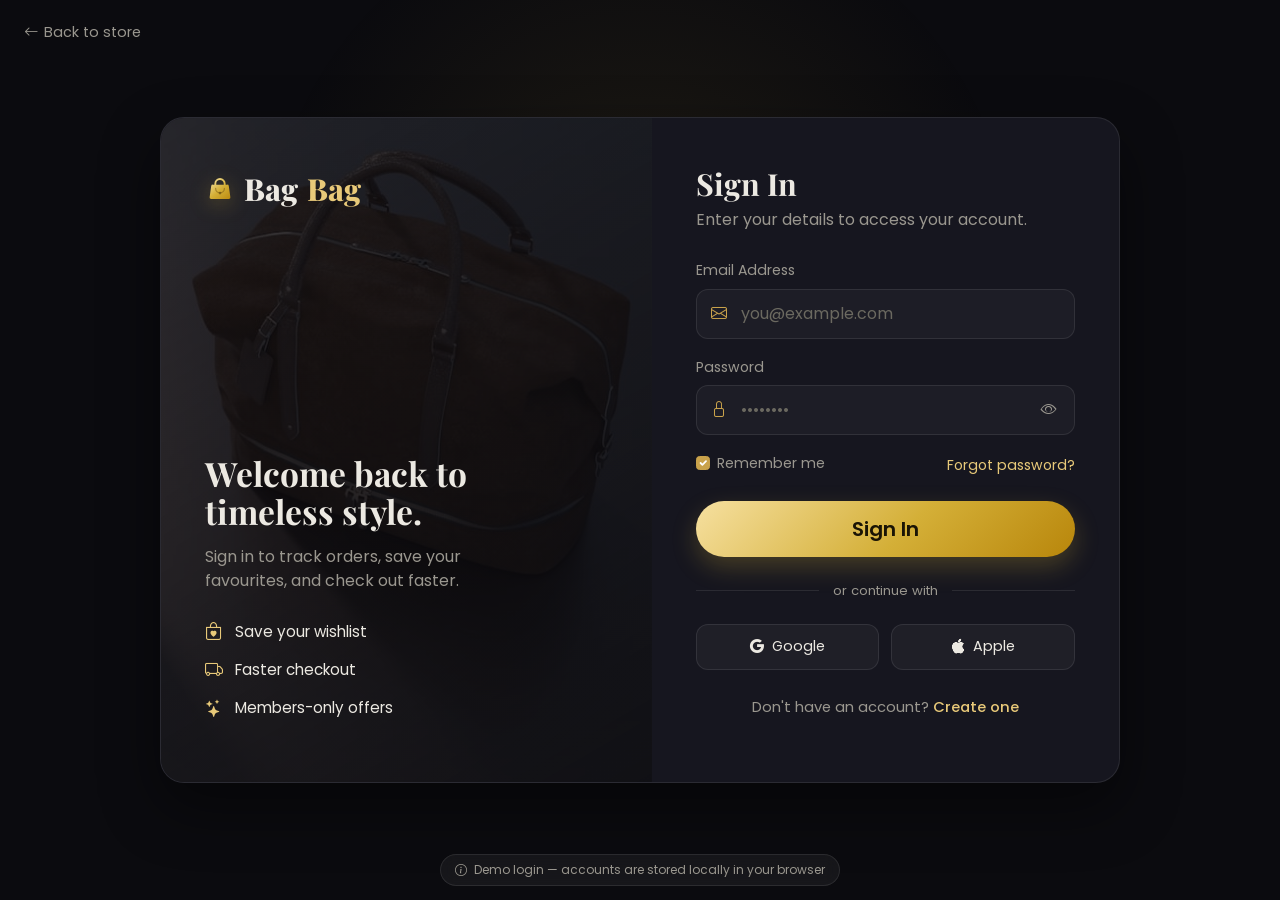
<file: login.html>
<!DOCTYPE html>
<html lang="en">
<head>
    <meta charset="UTF-8">
    <meta name="viewport" content="width=device-width, initial-scale=1.0">
    <title>Sign In — BagBag</title>
    <link rel="icon" type="image/svg+xml" href="logo.svg" />
    <link rel="stylesheet" href="https://cdn.jsdelivr.net/npm/bootstrap@5.3.3/dist/css/bootstrap.min.css">
    <link rel="stylesheet" href="https://cdn.jsdelivr.net/npm/bootstrap-icons@1.11.3/font/bootstrap-icons.min.css">
    <link rel="preconnect" href="https://fonts.googleapis.com">
    <link rel="preconnect" href="https://fonts.gstatic.com" crossorigin>
    <link href="https://fonts.googleapis.com/css2?family=Playfair+Display:wght@600;700;800&family=Poppins:wght@300;400;500;600&display=swap" rel="stylesheet">
    <link rel="stylesheet" href="style.css">
    <link rel="stylesheet" href="auth.css">
</head>
<body class="auth-body">

    <a href="index.html" class="back-home"><i class="bi bi-arrow-left"></i> Back to store</a>

    <div class="auth-card">
        <!-- Visual panel -->
        <div class="auth-visual">
            <a href="index.html" class="auth-brand"><img src="logo.svg" alt="" class="brand-mark">Bag<span>Bag</span></a>
            <div class="auth-visual-copy">
                <h2>Welcome back to<br>timeless style.</h2>
                <p>Sign in to track orders, save your favourites, and check out faster.</p>
                <ul class="auth-perks">
                    <li><i class="bi bi-bag-heart"></i> Save your wishlist</li>
                    <li><i class="bi bi-truck"></i> Faster checkout</li>
                    <li><i class="bi bi-stars"></i> Members-only offers</li>
                </ul>
            </div>
        </div>

        <!-- Form panel -->
        <div class="auth-form-panel">
            <h1>Sign In</h1>
            <p class="subtitle">Enter your details to access your account.</p>

            <div id="auth-error" class="auth-error d-none"></div>

            <form id="loginForm" novalidate>
                <div class="auth-field">
                    <label for="email">Email Address</label>
                    <div class="input-wrap">
                        <i class="bi bi-envelope leading"></i>
                        <input type="email" class="form-control" id="email" placeholder="you@example.com" required>
                    </div>
                </div>

                <div class="auth-field">
                    <label for="password">Password</label>
                    <div class="input-wrap">
                        <i class="bi bi-lock leading"></i>
                        <input type="password" class="form-control" id="password" placeholder="••••••••" required>
                        <button type="button" class="toggle-pass" data-target="password" aria-label="Show password"><i class="bi bi-eye"></i></button>
                    </div>
                </div>

                <div class="auth-row">
                    <div class="form-check">
                        <input class="form-check-input" type="checkbox" id="remember" checked>
                        <label class="form-check-label" for="remember">Remember me</label>
                    </div>
                    <a href="#">Forgot password?</a>
                </div>

                <button type="submit" class="btn btn-gold btn-lg w-100">Sign In</button>
            </form>

            <div class="auth-divider">or continue with</div>
            <div class="social-auth">
                <button type="button"><i class="bi bi-google"></i> Google</button>
                <button type="button"><i class="bi bi-apple"></i> Apple</button>
            </div>

            <p class="auth-switch">Don't have an account? <a href="signup.html">Create one</a></p>
        </div>
    </div>

    <span class="auth-demo-tag"><i class="bi bi-info-circle me-1"></i> Demo login — accounts are stored locally in your browser</span>

    <script src="auth.js"></script>
</body>
</html>
</file>
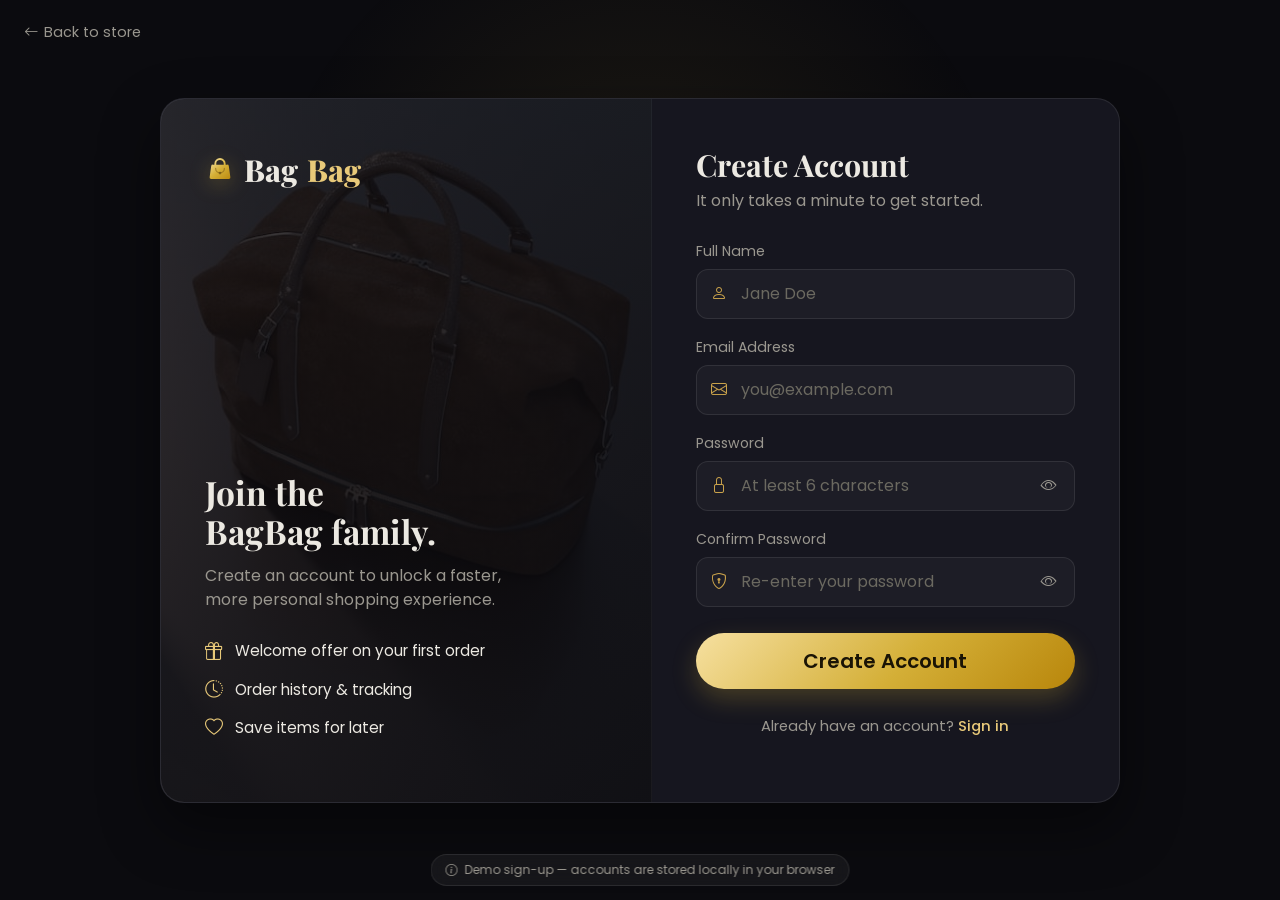
<file: signup.html>
<!DOCTYPE html>
<html lang="en">
<head>
    <meta charset="UTF-8">
    <meta name="viewport" content="width=device-width, initial-scale=1.0">
    <title>Create Account — BagBag</title>
    <link rel="icon" type="image/svg+xml" href="logo.svg" />
    <link rel="stylesheet" href="https://cdn.jsdelivr.net/npm/bootstrap@5.3.3/dist/css/bootstrap.min.css">
    <link rel="stylesheet" href="https://cdn.jsdelivr.net/npm/bootstrap-icons@1.11.3/font/bootstrap-icons.min.css">
    <link rel="preconnect" href="https://fonts.googleapis.com">
    <link rel="preconnect" href="https://fonts.gstatic.com" crossorigin>
    <link href="https://fonts.googleapis.com/css2?family=Playfair+Display:wght@600;700;800&family=Poppins:wght@300;400;500;600&display=swap" rel="stylesheet">
    <link rel="stylesheet" href="style.css">
    <link rel="stylesheet" href="auth.css">
</head>
<body class="auth-body">

    <a href="index.html" class="back-home"><i class="bi bi-arrow-left"></i> Back to store</a>

    <div class="auth-card">
        <!-- Visual panel -->
        <div class="auth-visual">
            <a href="index.html" class="auth-brand"><img src="logo.svg" alt="" class="brand-mark">Bag<span>Bag</span></a>
            <div class="auth-visual-copy">
                <h2>Join the<br>BagBag family.</h2>
                <p>Create an account to unlock a faster, more personal shopping experience.</p>
                <ul class="auth-perks">
                    <li><i class="bi bi-gift"></i> Welcome offer on your first order</li>
                    <li><i class="bi bi-clock-history"></i> Order history & tracking</li>
                    <li><i class="bi bi-heart"></i> Save items for later</li>
                </ul>
            </div>
        </div>

        <!-- Form panel -->
        <div class="auth-form-panel">
            <h1>Create Account</h1>
            <p class="subtitle">It only takes a minute to get started.</p>

            <div id="auth-error" class="auth-error d-none"></div>

            <form id="signupForm" novalidate>
                <div class="auth-field">
                    <label for="name">Full Name</label>
                    <div class="input-wrap">
                        <i class="bi bi-person leading"></i>
                        <input type="text" class="form-control" id="name" placeholder="Jane Doe" required>
                    </div>
                </div>

                <div class="auth-field">
                    <label for="email">Email Address</label>
                    <div class="input-wrap">
                        <i class="bi bi-envelope leading"></i>
                        <input type="email" class="form-control" id="email" placeholder="you@example.com" required>
                    </div>
                </div>

                <div class="auth-field">
                    <label for="password">Password</label>
                    <div class="input-wrap">
                        <i class="bi bi-lock leading"></i>
                        <input type="password" class="form-control" id="password" placeholder="At least 6 characters" required>
                        <button type="button" class="toggle-pass" data-target="password" aria-label="Show password"><i class="bi bi-eye"></i></button>
                    </div>
                </div>

                <div class="auth-field">
                    <label for="confirm">Confirm Password</label>
                    <div class="input-wrap">
                        <i class="bi bi-shield-lock leading"></i>
                        <input type="password" class="form-control" id="confirm" placeholder="Re-enter your password" required>
                        <button type="button" class="toggle-pass" data-target="confirm" aria-label="Show password"><i class="bi bi-eye"></i></button>
                    </div>
                </div>

                <button type="submit" class="btn btn-gold btn-lg w-100 mt-2">Create Account</button>
            </form>

            <p class="auth-switch">Already have an account? <a href="login.html">Sign in</a></p>
        </div>
    </div>

    <span class="auth-demo-tag"><i class="bi bi-info-circle me-1"></i> Demo sign-up — accounts are stored locally in your browser</span>

    <script src="auth.js"></script>
</body>
</html>
</file>
<file: style.css>
/* ============================================
   BagBag — Luxury Redesign  (style.css)
   ============================================ */

:root {
    --bg:        #0b0b0f;
    --bg-alt:    #101018;
    --surface:   #16161f;
    --glass:     rgba(255, 255, 255, 0.04);
    --glass-brd: rgba(255, 255, 255, 0.09);
    --gold:      #e8c979;
    --gold-2:    #c9a24b;
    --gold-grad: linear-gradient(135deg, #f6e0a0 0%, #d4af37 55%, #b8860b 100%);
    --text:      #ece9e2;
    --muted:     #9a978f;
    --danger:    #e5735e;
    --radius:    16px;
    --shadow:    0 24px 60px rgba(0, 0, 0, 0.45);
}

* { box-sizing: border-box; }

html { scroll-behavior: smooth; }

body {
    font-family: 'Poppins', sans-serif;
    background: var(--bg);
    color: var(--text);
    overflow-x: hidden;
    -webkit-font-smoothing: antialiased;
}

h1, h2, h3, h4, .navbar-brand, .footer-brand, .modal-product-name {
    font-family: 'Playfair Display', serif;
}

.text-gold { color: var(--gold); }
.text-muted-gold { color: var(--muted); }

/* Ambient background glow */
body::before {
    content: '';
    position: fixed;
    top: -20%; left: 50%;
    width: 900px; height: 900px;
    transform: translateX(-50%);
    background: radial-gradient(circle, rgba(212, 175, 55, 0.10) 0%, transparent 60%);
    pointer-events: none;
    z-index: 0;
}

/* ============ BUTTONS ============ */
.btn { font-weight: 500; border-radius: 50px; padding: 10px 26px; transition: all .3s ease; }
.btn-lg { padding: 13px 34px; }

.btn-gold {
    background: var(--gold-grad);
    color: #1a1405;
    border: none;
    font-weight: 600;
    box-shadow: 0 10px 24px rgba(212, 175, 55, 0.25);
}
.btn-gold:hover {
    color: #1a1405;
    transform: translateY(-2px);
    box-shadow: 0 16px 34px rgba(212, 175, 55, 0.4);
}

.btn-outline-gold {
    background: transparent;
    color: var(--gold);
    border: 1.5px solid rgba(232, 201, 121, 0.5);
}
.btn-outline-gold:hover {
    background: var(--gold);
    color: #1a1405;
    border-color: var(--gold);
    transform: translateY(-2px);
}

/* ============ NAVBAR ============ */
.glass-nav {
    background: rgba(11, 11, 15, 0.55);
    backdrop-filter: blur(18px);
    -webkit-backdrop-filter: blur(18px);
    border-bottom: 1px solid transparent;
    padding: 18px 0;
    transition: all .35s ease;
    z-index: 1030;
}
.glass-nav.scrolled {
    padding: 12px 0;
    background: rgba(11, 11, 15, 0.9);
    border-bottom: 1px solid var(--glass-brd);
    box-shadow: 0 8px 30px rgba(0, 0, 0, 0.4);
}
.navbar-brand {
    font-size: 1.7rem;
    font-weight: 800;
    color: var(--text) !important;
    letter-spacing: -0.5px;
    display: inline-flex;
    align-items: center;
    gap: 9px;
}
.navbar-brand span { color: var(--gold); }

.brand-mark {
    height: 34px;
    width: 34px;
    filter: drop-shadow(0 4px 10px rgba(212, 175, 55, 0.3));
}
.footer-brand, .auth-brand { display: inline-flex; align-items: center; gap: 9px; }
.footer-brand .brand-mark, .auth-brand .brand-mark { height: 30px; width: 30px; }

.glass-nav .nav-link {
    color: var(--muted) !important;
    font-weight: 500;
    font-size: .95rem;
    margin: 0 4px;
    position: relative;
    transition: color .25s ease;
}
.glass-nav .nav-link::after {
    content: '';
    position: absolute;
    left: 0; bottom: -4px;
    width: 0; height: 2px;
    background: var(--gold-grad);
    transition: width .3s ease;
}
.glass-nav .nav-link:hover,
.glass-nav .nav-link.active { color: var(--text) !important; }
.glass-nav .nav-link:hover::after,
.glass-nav .nav-link.active::after { width: 100%; }

.navbar-toggler {
    border: none;
    color: var(--gold);
    font-size: 1.6rem;
    padding: 0;
    box-shadow: none !important;
}

.btn-cart {
    background: var(--glass);
    border: 1px solid var(--glass-brd);
    color: var(--text);
    border-radius: 50px;
    padding: 9px 20px;
    display: inline-flex;
    align-items: center;
    gap: 8px;
}
.btn-cart:hover { background: var(--gold); color: #1a1405; border-color: var(--gold); }
.cart-badge {
    background: var(--gold-grad);
    color: #1a1405;
    font-size: .7rem;
    font-weight: 700;
    min-width: 20px; height: 20px;
    border-radius: 50px;
    display: inline-flex;
    align-items: center;
    justify-content: center;
    padding: 0 6px;
}

.nav-actions { display: flex; align-items: center; gap: 10px; }
.account-menu .dropdown-menu {
    background: var(--surface);
    border: 1px solid var(--glass-brd);
    border-radius: 12px;
    box-shadow: var(--shadow);
    padding: 8px;
    min-width: 200px;
}
.account-menu .dropdown-header { color: var(--muted); font-size: .78rem; padding: 6px 12px; }
.account-menu .dropdown-header strong { color: var(--text); display: block; font-size: .95rem; }
.account-menu .dropdown-item { color: var(--text); border-radius: 8px; padding: 8px 12px; font-size: .9rem; }
.account-menu .dropdown-item:hover { background: var(--glass); color: var(--gold); }
.account-menu .dropdown-divider { border-color: var(--glass-brd); }
@media (max-width: 991.98px) {
    .nav-actions { flex-direction: column; align-items: stretch; gap: 8px; }
    .nav-actions #account-area .btn-cart { width: 100%; justify-content: center; }
}

/* ============ HERO ============ */
.hero-section { position: relative; z-index: 1; }
.hero-section .carousel-item {
    height: 100vh;
    min-height: 620px;
    background-size: cover;
    background-position: center;
    position: relative;
}
.hero-overlay {
    position: absolute; inset: 0;
    background: linear-gradient(90deg, rgba(11,11,15,0.92) 0%, rgba(11,11,15,0.6) 45%, rgba(11,11,15,0.25) 100%);
}
.hero-content {
    position: absolute;
    top: 50%; left: 50%;
    transform: translate(-50%, -50%);
    z-index: 2;
    max-width: 1140px;
    width: 100%;
}
.hero-content { max-width: 620px; margin-left: 0; padding-left: 12px; left: 50%; }
@media (min-width: 992px) { .hero-content { left: calc(50% - 260px); } }

.hero-eyebrow {
    display: inline-block;
    font-size: .8rem;
    letter-spacing: 3px;
    text-transform: uppercase;
    color: var(--gold);
    border: 1px solid rgba(232, 201, 121, 0.35);
    border-radius: 50px;
    padding: 6px 16px;
    margin-bottom: 22px;
}
.hero-content h1 {
    font-size: clamp(2.6rem, 6vw, 4.6rem);
    font-weight: 800;
    line-height: 1.05;
    margin-bottom: 18px;
}
.hero-content p {
    font-size: 1.15rem;
    color: var(--muted);
    max-width: 480px;
    margin-bottom: 30px;
}

.carousel-control-prev, .carousel-control-next { width: 6%; opacity: .6; z-index: 3; }
.carousel-control-prev:hover, .carousel-control-next:hover { opacity: 1; }
.carousel-indicators { z-index: 3; margin-bottom: 2.5rem; }
.carousel-indicators [data-bs-target] {
    width: 10px; height: 10px; border-radius: 50%;
    border: none; background: rgba(255,255,255,0.4);
}
.carousel-indicators .active { background: var(--gold); width: 28px; border-radius: 50px; }

/* ============ MARQUEE ============ */
.marquee {
    background: var(--gold-grad);
    color: #1a1405;
    overflow: hidden;
    padding: 12px 0;
    position: relative;
    z-index: 2;
}
.marquee-track {
    display: inline-flex;
    gap: 48px;
    white-space: nowrap;
    animation: scroll-marquee 28s linear infinite;
    font-weight: 600;
    font-size: .9rem;
    letter-spacing: .5px;
}
.marquee-track span { padding-left: 48px; }
@keyframes scroll-marquee { from { transform: translateX(0); } to { transform: translateX(-50%); } }

/* ============ SECTIONS ============ */
.section { padding: 100px 0; position: relative; z-index: 1; }
.section-alt { background: var(--bg-alt); }

.section-head { text-align: center; max-width: 640px; margin: 0 auto 54px; }
.section-label {
    display: inline-block;
    font-size: .8rem;
    letter-spacing: 3px;
    text-transform: uppercase;
    color: var(--gold);
    margin-bottom: 12px;
}
.section-head h2 { font-size: clamp(2rem, 4vw, 3rem); font-weight: 700; margin-bottom: 14px; }
.section-head p { color: var(--muted); font-size: 1.05rem; margin: 0; }

/* ============ FILTER BAR ============ */
.filter-bar {
    display: flex;
    flex-wrap: wrap;
    justify-content: center;
    gap: 10px;
    margin-bottom: 44px;
}
.filter-btn {
    background: var(--glass);
    border: 1px solid var(--glass-brd);
    color: var(--muted);
    border-radius: 50px;
    padding: 9px 24px;
    font-size: .9rem;
    font-weight: 500;
    transition: all .25s ease;
}
.filter-btn:hover { color: var(--text); border-color: rgba(232,201,121,0.4); }
.filter-btn.active {
    background: var(--gold-grad);
    color: #1a1405;
    border-color: transparent;
    font-weight: 600;
}

/* ============ PRODUCT CARDS ============ */
.product-card {
    background: var(--surface);
    border: 1px solid var(--glass-brd);
    border-radius: var(--radius);
    overflow: hidden;
    height: 100%;
    transition: transform .35s ease, box-shadow .35s ease, border-color .35s ease;
}
.product-card:hover {
    transform: translateY(-8px);
    border-color: rgba(232, 201, 121, 0.4);
    box-shadow: var(--shadow);
}
.product-media {
    position: relative;
    overflow: hidden;
    aspect-ratio: 1 / 1;
    background: #0d0d13;
}
.product-media img {
    width: 100%; height: 100%;
    object-fit: cover;
    transition: transform .6s ease;
}
.product-card:hover .product-media img { transform: scale(1.08); }
.product-media .quick-view {
    position: absolute;
    inset: 0;
    display: flex;
    align-items: center;
    justify-content: center;
    background: rgba(11, 11, 15, 0.5);
    opacity: 0;
    transition: opacity .3s ease;
}
.product-card:hover .quick-view { opacity: 1; }
.quick-view span {
    background: var(--text);
    color: #111;
    padding: 8px 18px;
    border-radius: 50px;
    font-size: .82rem;
    font-weight: 600;
    transform: translateY(8px);
    transition: transform .3s ease;
}
.product-card:hover .quick-view span { transform: translateY(0); }
.product-cat-badge {
    position: absolute;
    top: 12px; left: 12px;
    background: rgba(11,11,15,0.7);
    backdrop-filter: blur(6px);
    color: var(--gold);
    font-size: .68rem;
    letter-spacing: 1px;
    text-transform: uppercase;
    padding: 5px 12px;
    border-radius: 50px;
    border: 1px solid var(--glass-brd);
}
.product-body { padding: 20px; }
.product-brand { font-size: .72rem; letter-spacing: 1.5px; text-transform: uppercase; color: var(--gold-2); margin-bottom: 6px; }
.product-title { font-size: 1.05rem; font-weight: 600; color: var(--text); margin-bottom: 10px; font-family: 'Poppins', sans-serif; }
.product-foot { display: flex; align-items: center; justify-content: space-between; margin-top: 14px; }
.product-price { font-size: 1.3rem; font-weight: 600; color: var(--gold); }
.product-price .cents { font-size: .85rem; }
.add-btn {
    width: 42px; height: 42px;
    border-radius: 50%;
    border: none;
    background: var(--glass);
    border: 1px solid var(--glass-brd);
    color: var(--text);
    display: inline-flex;
    align-items: center;
    justify-content: center;
    transition: all .25s ease;
    flex-shrink: 0;
}
.add-btn:hover { background: var(--gold); color: #1a1405; transform: scale(1.08); }
.add-btn.added { background: #4caf7d; color: #fff; border-color: #4caf7d; }

/* ============ FEATURE / CONTACT CARDS ============ */
.feature-card, .contact-card {
    background: var(--glass);
    border: 1px solid var(--glass-brd);
    border-radius: var(--radius);
    padding: 38px 30px;
    height: 100%;
    text-align: center;
    transition: transform .3s ease, border-color .3s ease;
}
.contact-card { text-align: left; }
.feature-card:hover, .contact-card:hover { transform: translateY(-6px); border-color: rgba(232,201,121,0.35); }
.feature-icon {
    width: 62px; height: 62px;
    border-radius: 16px;
    background: rgba(232, 201, 121, 0.1);
    color: var(--gold);
    font-size: 1.6rem;
    display: inline-flex;
    align-items: center;
    justify-content: center;
    margin-bottom: 20px;
}
.feature-card h5, .contact-card h5 { font-weight: 600; margin-bottom: 12px; }
.feature-card p, .contact-card p { color: var(--muted); font-size: .95rem; margin-bottom: 0; }
.contact-card p + a { margin-top: 10px; }

/* ============ BRANDS ============ */
.brand-card {
    background: var(--glass);
    border: 1px solid var(--glass-brd);
    border-radius: var(--radius);
    aspect-ratio: 16 / 10;
    overflow: hidden;
    display: flex;
    align-items: center;
    justify-content: center;
    transition: all .3s ease;
}
.brand-card img { width: 100%; height: 100%; object-fit: cover; filter: grayscale(1) brightness(.85); transition: filter .4s ease, transform .4s ease; }
.brand-card:hover { border-color: rgba(232,201,121,0.4); }
.brand-card:hover img { filter: grayscale(0) brightness(1); transform: scale(1.05); }

/* ============ GALLERY ============ */
.gallery-grid {
    display: grid;
    grid-template-columns: repeat(4, 1fr);
    grid-auto-rows: 220px;
    gap: 14px;
}
.gallery-item {
    position: relative;
    border-radius: var(--radius);
    overflow: hidden;
    cursor: pointer;
}
.gallery-item:nth-child(1) { grid-column: span 2; grid-row: span 2; }
.gallery-item:nth-child(6) { grid-column: span 2; }
.gallery-item img { width: 100%; height: 100%; object-fit: cover; transition: transform .6s ease; }
.gallery-item:hover img { transform: scale(1.06); }
.gallery-item::after {
    content: '';
    position: absolute; inset: 0;
    background: linear-gradient(transparent 55%, rgba(11,11,15,0.7));
    opacity: 0; transition: opacity .3s ease;
}
.gallery-item:hover::after { opacity: 1; }
.gallery-tag {
    position: absolute;
    right: 14px; bottom: 14px;
    width: 40px; height: 40px;
    border-radius: 50%;
    background: var(--gold);
    color: #1a1405;
    display: flex; align-items: center; justify-content: center;
    opacity: 0; transform: translateY(10px);
    transition: all .3s ease; z-index: 2;
}
.gallery-item:hover .gallery-tag { opacity: 1; transform: translateY(0); }
@media (max-width: 767px) {
    .gallery-grid { grid-template-columns: repeat(2, 1fr); grid-auto-rows: 160px; }
    .gallery-item:nth-child(1), .gallery-item:nth-child(6) { grid-column: span 2; grid-row: span 1; }
}

/* ============ FORMS ============ */
.glass-form {
    background: var(--glass);
    border: 1px solid var(--glass-brd);
    border-radius: var(--radius);
    padding: 40px;
}
.form-label { color: var(--muted); font-size: .9rem; margin-bottom: 6px; }
.form-control, .form-select {
    background: rgba(255,255,255,0.03);
    border: 1px solid var(--glass-brd);
    color: var(--text);
    border-radius: 12px;
    padding: 12px 16px;
}
.form-control:focus, .form-select:focus {
    background: rgba(255,255,255,0.05);
    border-color: var(--gold);
    box-shadow: 0 0 0 3px rgba(232, 201, 121, 0.15);
    color: var(--text);
}
.form-control::placeholder { color: #6b6960; }
.form-select option { background: var(--surface); color: var(--text); }

.alert-success-custom {
    margin-top: 18px;
    background: rgba(76, 175, 125, 0.12);
    border: 1px solid rgba(76, 175, 125, 0.4);
    color: #8ee0b4;
    border-radius: 12px;
    padding: 14px 18px;
    text-align: center;
}

/* ============ MODAL ============ */
.modal-content {
    background: var(--surface);
    border: 1px solid var(--glass-brd);
    border-radius: 22px;
    color: var(--text);
}
.modal-title { font-family: 'Poppins', sans-serif; color: var(--muted); font-size: .9rem; letter-spacing: 1px; text-transform: uppercase; }
.modal-product-name { font-size: 2rem; font-weight: 700; margin-bottom: 6px; }
.modal-price { color: var(--gold); font-weight: 600; margin: 16px 0; }
.modal-spec { color: var(--muted); }
.btn-close { filter: invert(1) grayscale(1); opacity: .7; }

/* ============ CART DRAWER ============ */
.cart-drawer {
    background: var(--bg-alt);
    color: var(--text);
    border-left: 1px solid var(--glass-brd);
    width: 400px;
}
.cart-drawer .offcanvas-header { border-bottom: 1px solid var(--glass-brd); padding: 22px 24px; }
.cart-drawer .offcanvas-title { font-family: 'Poppins', sans-serif; font-weight: 600; }
.cart-drawer .offcanvas-body { padding: 20px 24px 24px; }

.cart-empty { text-align: center; margin: auto 0; color: var(--muted); }
.cart-empty i { font-size: 3rem; color: var(--gold-2); display: block; margin-bottom: 14px; }
.cart-empty p { margin-bottom: 18px; }

.cart-items-list { overflow-y: auto; }
.cart-item {
    display: flex;
    gap: 14px;
    padding: 14px 0;
    border-bottom: 1px solid var(--glass-brd);
}
.cart-item img { width: 66px; height: 66px; object-fit: cover; border-radius: 10px; flex-shrink: 0; }
.cart-item-info { flex-grow: 1; min-width: 0; }
.cart-item-info h6 { font-size: .92rem; margin-bottom: 3px; white-space: nowrap; overflow: hidden; text-overflow: ellipsis; }
.cart-item-info .price { color: var(--gold); font-weight: 600; font-size: .9rem; }
.cart-qty { display: inline-flex; align-items: center; gap: 10px; margin-top: 6px; }
.cart-qty button {
    width: 24px; height: 24px; border-radius: 6px;
    border: 1px solid var(--glass-brd);
    background: var(--glass); color: var(--text);
    display: inline-flex; align-items: center; justify-content: center;
    font-size: .8rem;
}
.cart-qty button:hover { background: var(--gold); color: #1a1405; border-color: var(--gold); }
.cart-remove { background: none; border: none; color: var(--muted); font-size: 1rem; align-self: flex-start; }
.cart-remove:hover { color: var(--danger); }

.cart-footer { border-top: 1px solid var(--glass-brd); padding-top: 18px; }
.cart-subtotal { display: flex; justify-content: space-between; font-size: 1.15rem; font-weight: 600; }
.cart-subtotal span:last-child { color: var(--gold); }

/* ============ FOOTER ============ */
.footer {
    background: #08080c;
    border-top: 1px solid var(--glass-brd);
    padding: 70px 0 30px;
    position: relative;
    z-index: 1;
}
.footer-brand { font-size: 1.7rem; font-weight: 800; color: var(--text); text-decoration: none; }
.footer-brand span { color: var(--gold); }
.footer p { color: var(--muted); font-size: .92rem; }
.footer h6 { font-family: 'Poppins', sans-serif; font-weight: 600; margin-bottom: 18px; letter-spacing: .5px; }
.footer ul { list-style: none; padding: 0; }
.footer ul li { margin-bottom: 10px; }
.footer ul li a { color: var(--muted); text-decoration: none; font-size: .92rem; transition: color .25s ease; }
.footer ul li a:hover { color: var(--gold); }
.footer-social { display: flex; gap: 12px; margin-top: 18px; }
.footer-social a {
    width: 40px; height: 40px; border-radius: 50%;
    background: var(--glass); border: 1px solid var(--glass-brd);
    color: var(--text); display: inline-flex; align-items: center; justify-content: center;
    transition: all .25s ease;
}
.footer-social a:hover { background: var(--gold); color: #1a1405; transform: translateY(-3px); }
.newsletter { display: flex; gap: 8px; margin-top: 12px; }
.newsletter .form-control { border-radius: 50px; }
.newsletter .btn { border-radius: 50px; padding: 10px 18px; }
.footer hr { border-color: var(--glass-brd); margin: 40px 0 20px; }
.footer-bottom { display: flex; flex-wrap: wrap; justify-content: space-between; gap: 8px; }
.footer-bottom p { margin: 0; font-size: .85rem; }

/* ============ BACK TO TOP ============ */
.back-to-top {
    position: fixed;
    right: 26px; bottom: 26px;
    width: 48px; height: 48px;
    border-radius: 50%;
    border: none;
    background: var(--gold-grad);
    color: #1a1405;
    font-size: 1.2rem;
    display: flex; align-items: center; justify-content: center;
    opacity: 0; visibility: hidden;
    transform: translateY(20px);
    transition: all .3s ease;
    z-index: 1040;
    box-shadow: 0 10px 24px rgba(212,175,55,0.35);
}
.back-to-top.show { opacity: 1; visibility: visible; transform: translateY(0); }

/* ============ SCROLL REVEAL ============ */
.reveal { opacity: 0; transform: translateY(34px); transition: opacity .7s ease, transform .7s ease; }
.reveal.visible { opacity: 1; transform: translateY(0); }

/* ============ RESPONSIVE ============ */
@media (max-width: 991.98px) {
    .glass-nav { background: rgba(11,11,15,0.95); }
    .navbar-collapse { margin-top: 16px; }
    .navbar-nav { margin-bottom: 14px; }
    .btn-cart { width: 100%; justify-content: center; }
    .hero-content { left: 50%; text-align: center; padding: 0 20px; }
    .hero-content p { margin-left: auto; margin-right: auto; }
    .section { padding: 70px 0; }
}
@media (max-width: 575.98px) {
    .hero-section .carousel-item { min-height: 560px; }
    .glass-form { padding: 26px 20px; }
    .cart-drawer { width: 100%; }
}
</file>
<file: auth.css>
/* ============================================
   BagBag — Auth Pages (login / signup)
   ============================================ */

.auth-body {
    min-height: 100vh;
    display: flex;
    align-items: center;
    justify-content: center;
    padding: 30px 16px;
    position: relative;
}

.auth-card {
    width: 100%;
    max-width: 960px;
    background: var(--surface);
    border: 1px solid var(--glass-brd);
    border-radius: 24px;
    overflow: hidden;
    box-shadow: var(--shadow);
    display: grid;
    grid-template-columns: 1.05fr 1fr;
    position: relative;
    z-index: 1;
}

/* ---- Left visual panel ---- */
.auth-visual {
    position: relative;
    padding: 48px 44px;
    background-image: linear-gradient(150deg, rgba(11,11,15,0.72), rgba(11,11,15,0.92)),
                      url('img/premium_photo-1679314407939-858a78e9e1ac.jpg');
    background-size: cover;
    background-position: center;
    display: flex;
    flex-direction: column;
    justify-content: space-between;
    min-height: 560px;
}
.auth-visual .auth-brand {
    font-family: 'Playfair Display', serif;
    font-size: 1.9rem;
    font-weight: 800;
    color: var(--text);
    text-decoration: none;
}
.auth-visual .auth-brand span { color: var(--gold); }
.auth-visual-copy h2 {
    font-size: 2.1rem;
    font-weight: 700;
    line-height: 1.15;
    margin-bottom: 14px;
}
.auth-visual-copy p { color: var(--muted); max-width: 340px; }
.auth-perks { list-style: none; padding: 0; margin: 26px 0 0; }
.auth-perks li { display: flex; align-items: center; gap: 12px; color: var(--text); margin-bottom: 12px; font-size: .95rem; }
.auth-perks li i { color: var(--gold); font-size: 1.1rem; }

/* ---- Right form panel ---- */
.auth-form-panel { padding: 48px 44px; display: flex; flex-direction: column; justify-content: center; }
.auth-form-panel h1 { font-size: 1.9rem; font-weight: 700; margin-bottom: 6px; }
.auth-form-panel .subtitle { color: var(--muted); margin-bottom: 28px; }

.auth-field { margin-bottom: 18px; }
.auth-field label { display: block; color: var(--muted); font-size: .88rem; margin-bottom: 7px; }
.input-wrap { position: relative; }
.input-wrap i.leading {
    position: absolute; left: 15px; top: 50%; transform: translateY(-50%);
    color: var(--gold-2); font-size: 1rem;
}
.auth-field .form-control { padding-left: 44px; }
.toggle-pass {
    position: absolute; right: 12px; top: 50%; transform: translateY(-50%);
    background: none; border: none; color: var(--muted); cursor: pointer; font-size: 1rem;
}
.toggle-pass:hover { color: var(--gold); }

.auth-row { display: flex; align-items: center; justify-content: space-between; margin-bottom: 22px; font-size: .88rem; }
.auth-row .form-check-label { color: var(--muted); }
.auth-row a { color: var(--gold); text-decoration: none; }
.auth-row a:hover { text-decoration: underline; }
.form-check-input { background-color: rgba(255,255,255,0.05); border-color: var(--glass-brd); }
.form-check-input:checked { background-color: var(--gold-2); border-color: var(--gold-2); }

.auth-error {
    background: rgba(229, 115, 94, 0.12);
    border: 1px solid rgba(229, 115, 94, 0.4);
    color: #f0a595;
    border-radius: 10px;
    padding: 11px 15px;
    font-size: .88rem;
    margin-bottom: 18px;
}
.auth-note {
    background: rgba(76, 175, 125, 0.12);
    border: 1px solid rgba(76, 175, 125, 0.4);
    color: #8ee0b4;
    border-radius: 10px;
    padding: 11px 15px;
    font-size: .88rem;
    margin-bottom: 18px;
}

.auth-divider { display: flex; align-items: center; gap: 14px; color: var(--muted); font-size: .82rem; margin: 24px 0; }
.auth-divider::before, .auth-divider::after { content: ''; flex: 1; height: 1px; background: var(--glass-brd); }

.social-auth { display: flex; gap: 12px; }
.social-auth button {
    flex: 1;
    background: var(--glass);
    border: 1px solid var(--glass-brd);
    color: var(--text);
    border-radius: 12px;
    padding: 11px;
    display: inline-flex; align-items: center; justify-content: center; gap: 8px;
    font-size: .9rem; transition: all .25s ease;
}
.social-auth button:hover { border-color: rgba(232,201,121,0.4); background: rgba(255,255,255,0.06); }

.auth-switch { text-align: center; color: var(--muted); font-size: .92rem; margin-top: 26px; }
.auth-switch a { color: var(--gold); text-decoration: none; font-weight: 500; }
.auth-switch a:hover { text-decoration: underline; }

.auth-demo-tag {
    position: fixed; bottom: 14px; left: 50%; transform: translateX(-50%);
    background: rgba(255,255,255,0.05); border: 1px solid var(--glass-brd);
    color: var(--muted); font-size: .75rem; padding: 6px 14px; border-radius: 50px;
    z-index: 5; backdrop-filter: blur(8px);
}

.back-home {
    position: fixed; top: 22px; left: 24px; z-index: 5;
    color: var(--muted); text-decoration: none; font-size: .9rem;
    display: inline-flex; align-items: center; gap: 6px;
}
.back-home:hover { color: var(--gold); }

@media (max-width: 767.98px) {
    .auth-card { grid-template-columns: 1fr; max-width: 460px; }
    .auth-visual { display: none; }
    .auth-form-panel { padding: 40px 28px; }
    .back-home { position: absolute; }
}
</file>
